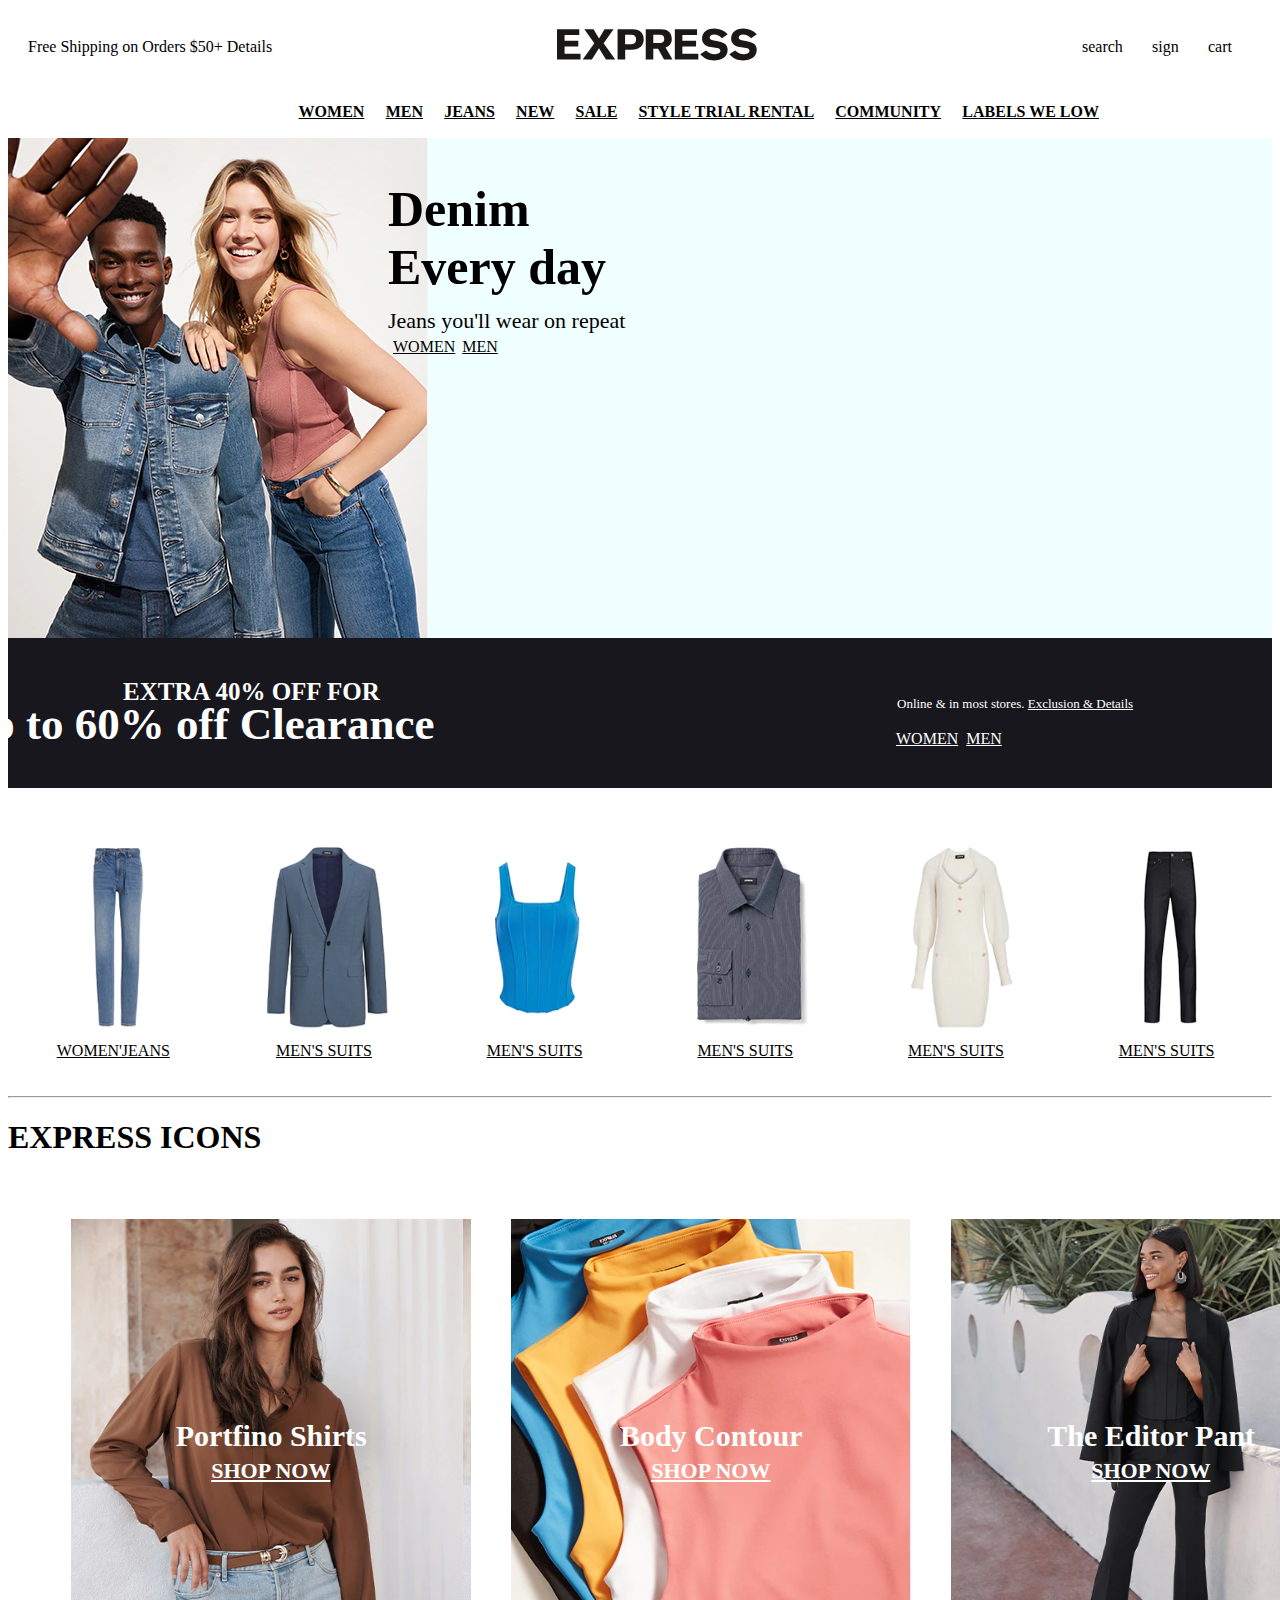
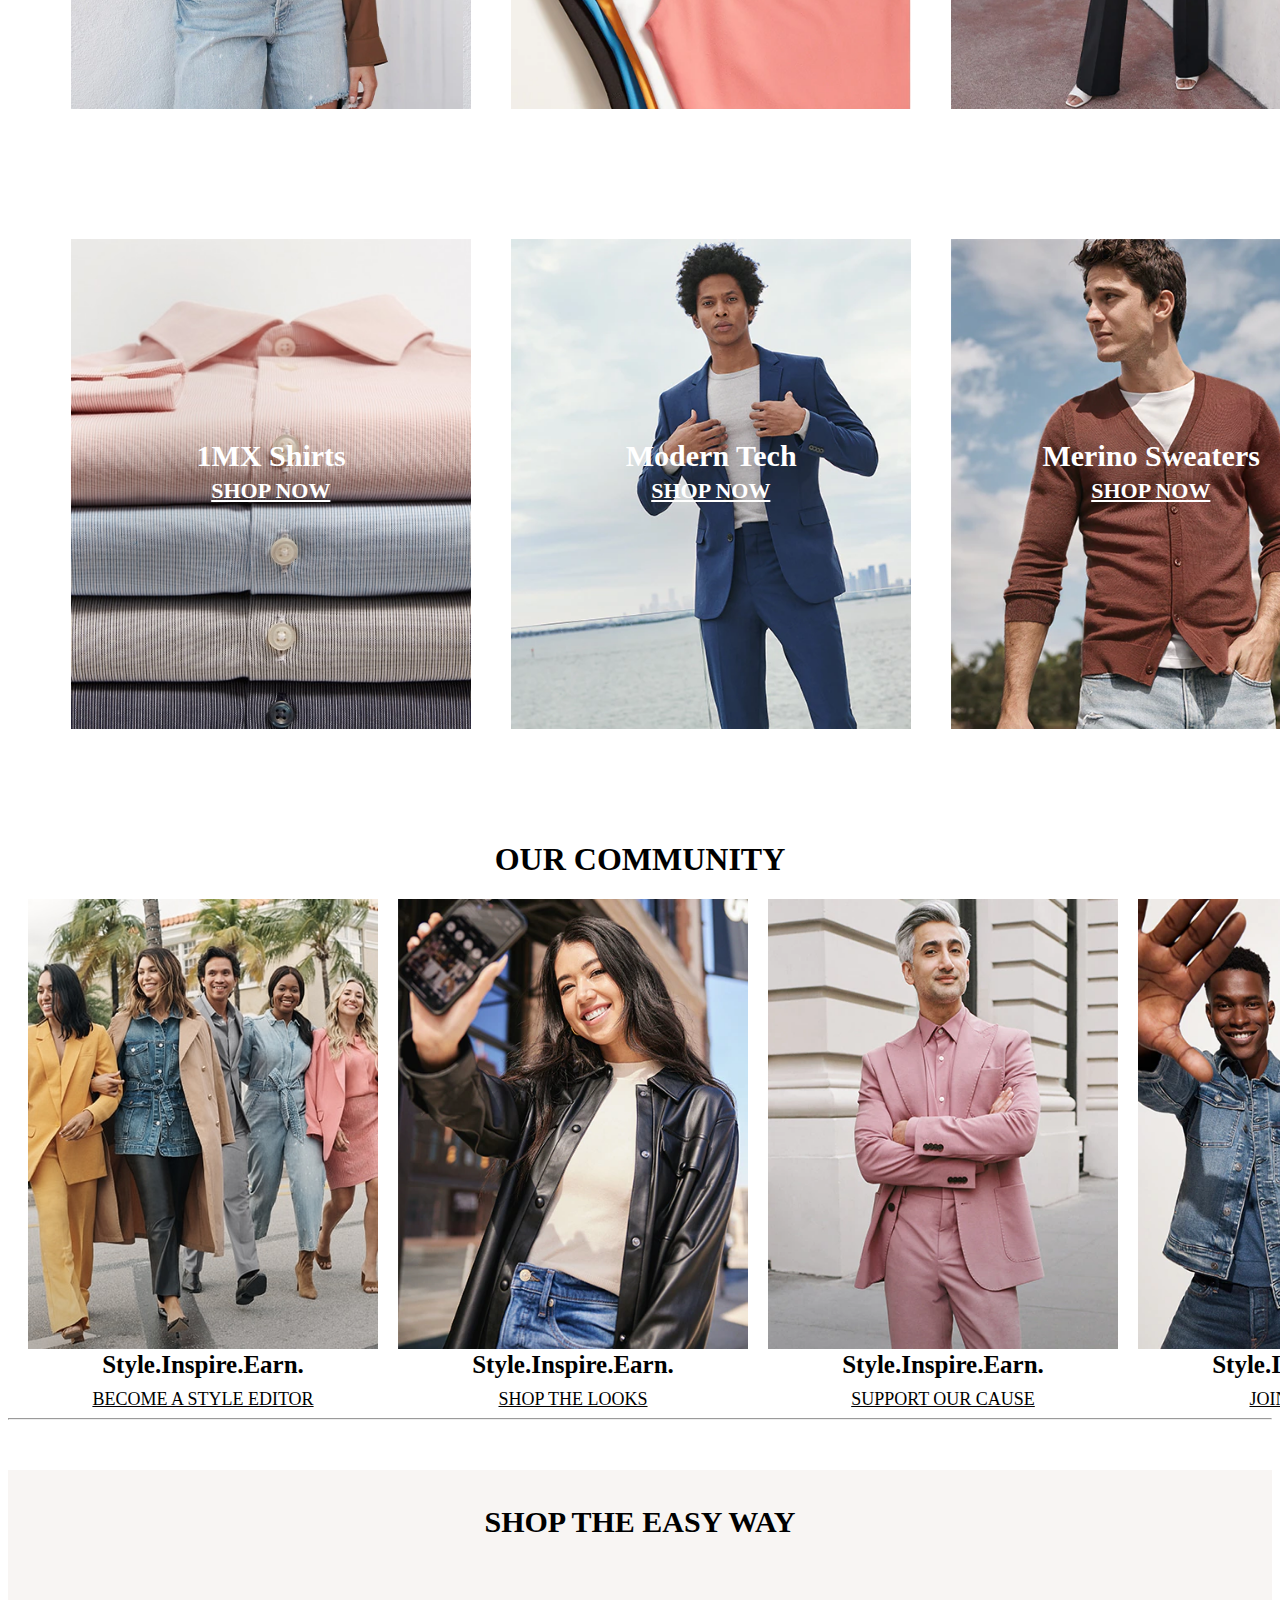
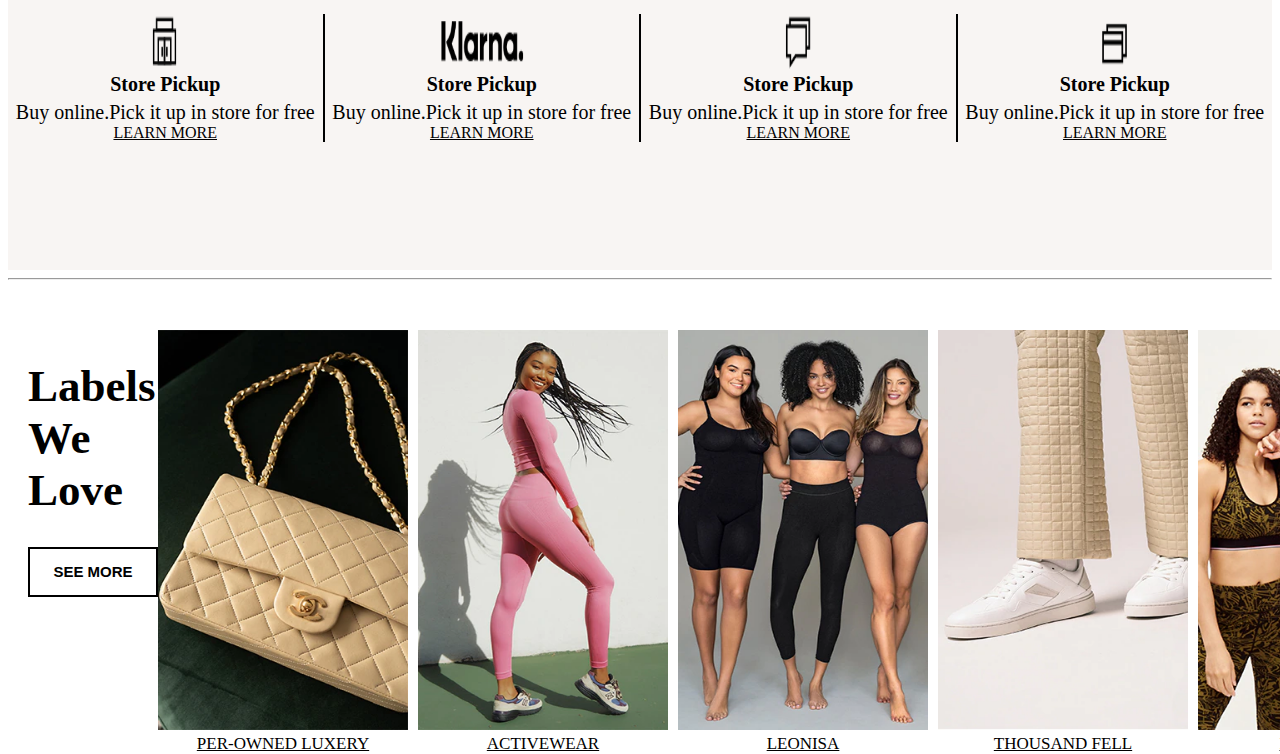
<file: express/index.html>
<!DOCTYPE html>
<html lang="en">
<head>
    <link rel="stylesheet" href="index.css">
    <meta charset="UTF-8">
    <meta http-equiv="X-UA-Compatible" content="IE=edge">
    <meta name="viewport" content="width=device-width, initial-scale=1.0">
    <title>Document</title>
   
</head>
<body>
    <nav>
    
           <div>
            <p>Free Shipping on Orders $50+ Details</p>
            </div>  
            <div>
        
            <img src="express-logo.svg" alt="">
        </div>
       <ul>
            <li>search</li>
            <li>sign</li>
            <li>cart</li>
        </ul>
        </nav>
        <div class="menu">
            <div>
            <a href="#">WOMEN</a>
            <a href="#">MEN</a>
            <a href="#">JEANS</a>
            <a href="#">NEW</a>
            <a href="#">SALE</a>
            <a href="#">STYLE TRIAL RENTAL</a>
            <a href="#">COMMUNITY</a>
            <a href="#">LABELS WE LOW</a>
        </div>
        </div>
        <div class="video">
          <h2>Denim Every day</h2>
          <p>Jeans you'll wear on repeat</p>
          <div>
            <a href="#">WOMEN</a>
          <a href="#">MEN</a>
          
        </div>

        </div>
        <div class="extra">
            <h3>EXTRA 40% OFF FOR</h3>
            <H2>Up to 60% off Clearance</H2>
            <div>
                <p>Online & in most stores. <a href="#">Exclusion & Details</a></p>
                <a href="#">WOMEN</a>
              <a href="#">MEN</a>
              
            </div>
        </div>
        <div class="cloths">
            <div class="first">
            <img src="1228-DIGITAL-20769-hp_03.webp" alt="">
            <a href="#">WOMEN'JEANS</a>
        </div>
           <div class="first"> <img src="1228-DIGITAL-20769-hp_03-02.webp" alt="">

            <a href="#">MEN'S SUITS</a></div>
             <div class="first">
                <img src="1228-DIGITAL-20769-hp_03-03.webp" alt="">

                <a href="#">MEN'S SUITS</a>
             </div>
             <div class="first">
                <img src="1228-DIGITAL-20769-hp_03-04.webp" alt="">

                <a href="#">MEN'S SUITS</a>
             </div>
             <div class="first">
                <img src="1228-DIGITAL-20769-hp_03-05.webp" alt="">

                <a href="#">MEN'S SUITS</a>
             </div>
             <div class="first">
                <img src="1228-DIGITAL-20769-hp_03-06.webp" alt="">

                <a href="#">MEN'S SUITS</a>
             </div>
        </div>
        <hr>
        <div class="ex"> 
            <h1>EXPRESS ICONS</h1>
        </div>
        <div class="grid">
            
            
        
            <div class="grid1"> <p>Portfino Shirts</p>
            <div><a href="#">SHOP NOW</a></div></div>
            <div class="grid2"><p> Body Contour</p>
                <div><a href="#">SHOP NOW</a></div></div>
            <div class="grid3"><p> The Editor Pant </p>
                <div><a href="#">SHOP NOW</a></div></div>
            <div class="grid4"><p> 1MX Shirts </p>
                <div><a href="#">SHOP NOW</a></div></div>
            <div class="grid5"><p> Modern Tech </p>
                <div><a href="#">SHOP NOW</a></div></div>
            <div class="grid6"><p>Merino Sweaters </p>
                <div><a href="#">SHOP NOW</a></div></div>

        </div>
        <div class="our_main">
            <div class="our"><h1>OUR COMMUNITY</h1></div>
            <div class="our_main1">
            <div class="our1">
                <img src="0102-wlp_39.jpg" alt="">
                <h3>Style.Inspire.Earn.</h3>
                <div>
                <a href="#">BECOME A STYLE EDITOR</a>
            </div>
            </div>
            <div class="our">
                <img src="0102-wlp_39-13.webp" alt="">
                <h3>Style.Inspire.Earn.</h3>
                <div>
                <a href="#">SHOP THE LOOKS</a>
            </div>
            </div>
            <div class="our3">
                <img src="0102-wlp_39-14.webp" alt="">
                <h3>Style.Inspire.Earn.</h3>
                <div>
                <a href="#">SUPPORT OUR CAUSE</a>
            </div>
            </div>
            <div class="our4">
                <img src="0102-wlp_39-15.webp" alt="">
                <h3>Style.Inspire.Earn.</h3>
                <div>
                <a href="#">JOIN FOR FREE</a>
            </div>
            </div>
        </div>
        </div>
        <hr>
        <div class="the">
            <div class="easy"><h2>SHOP THE EASY WAY</h2></div>
            <div class="way">
                <div>
                    <img src="bopis-dt.png" alt="">
                    <p>Store Pickup</p>
                 <div> <span>Buy online.Pick it up in store for free</span>
                    <br>
                    <a href="#">LEARN MORE</a></div>
                </div>
                <div class="k">
                    <img src="klarna-dt.webp" alt="">
                    <p>Store Pickup</p>
                   <div> <span>Buy online.Pick it up in store for free</span>
                    <br>
                    <a href="#">LEARN MORE</a></div>
                </div>
                <div class="chat">
                    <img src="chat-dt.png" alt="">
                    <p>Store Pickup</p>
                    <div> <span>Buy online.Pick it up in store for free</span>
                        <br>
                        <a href="#">LEARN MORE</a></div>
                </div>
                <div>
                    <img src="cc-dt.png" alt="">
                    <p>Store Pickup</p>
                   <div> <span>Buy online.Pick it up in store for free</span>
                    <br>
                    <a href="#">LEARN MORE</a></div>
                </div>
            </div>
        </div>
        <hr>
        <div class="we">
            <div class="we1">
                <h1>Labels We Love</h1>
                <button>SEE MORE</button>
            </div>
            <div class="we2">
                <img src="1228-DIGITAL-20769-hp_26.webp" alt="">
                <div>
                   <a href="#">PER-OWNED LUXERY</a>
                </div>
            </div>
            <div class="we3">
                <img src="1228-DIGITAL-20769-hp_26-08.webp" alt="">
                <div>
                   <a href="#">ACTIVEWEAR</a>
                </div>
            </div>
            <div class="we4">
                <img src="lwl-2-dt.webp" alt="">
                <div>
                   <a href="#">LEONISA</a>
                </div>
            </div>
            <div class="we5">
                <img src="1118-hp-dt_22.webp" alt="">
                <div>
                   <a href="#">THOUSAND FELL</a>
                </div>
            </div>
            <div class="we6">
                <img src="1228-DIGITAL-20769-hp_26-11.webp" alt="">
                <div>
                   <a href="#">FOURLAPS</a>
                </div>
            </div>

        </div>
</body>
</html>
</file>
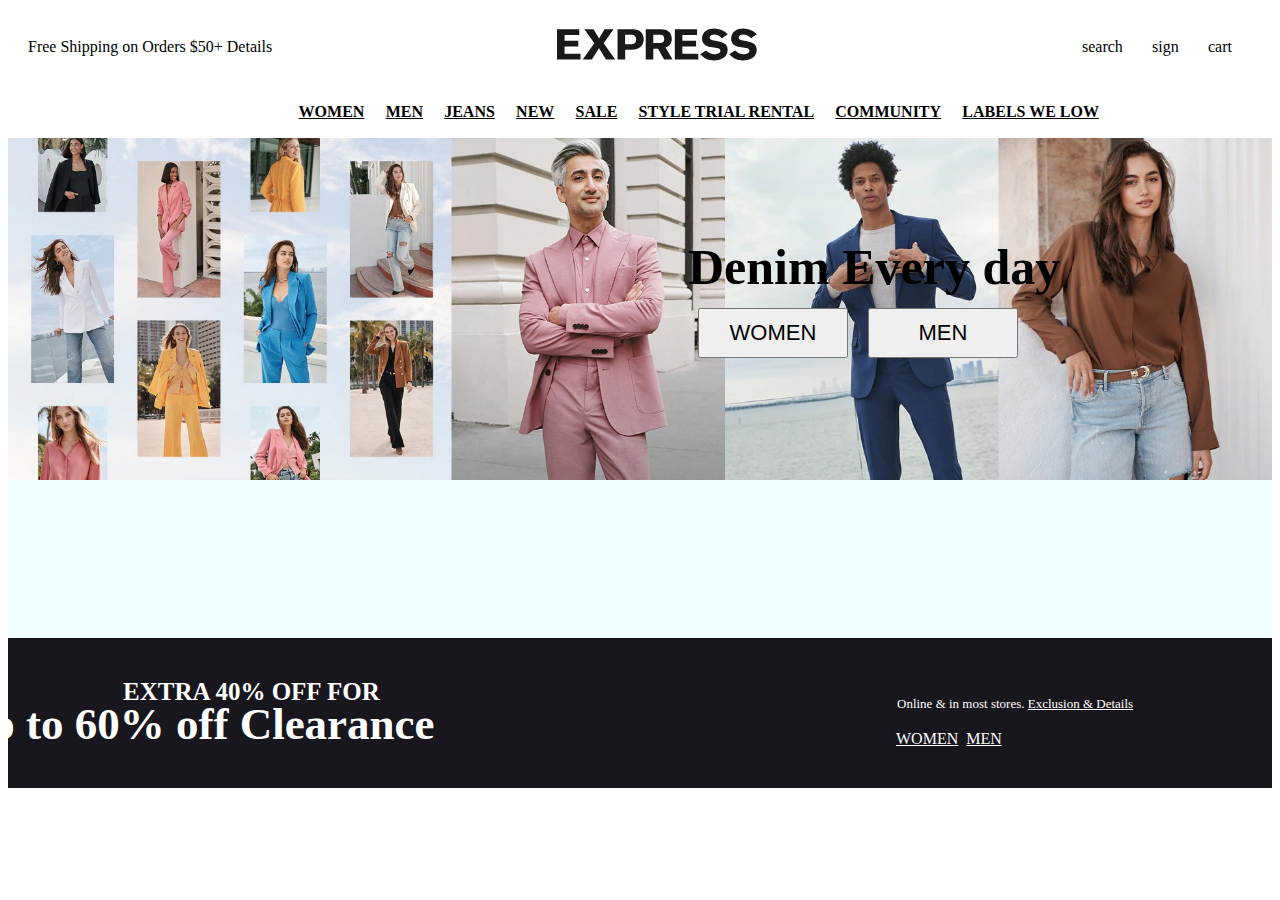
<file: express/jeans.html>
<!DOCTYPE html>
<html lang="en">
<head>
    <meta charset="UTF-8">
    <meta http-equiv="X-UA-Compatible" content="IE=edge">
    <meta name="viewport" content="width=device-width, initial-scale=1.0">
    <title>Document</title>
    <link rel="stylesheet" href="jeans.css">
</head>
<body>
    <nav>
    
        <div>
         <p>Free Shipping on Orders $50+ Details</p>
         </div>  
         <div>
     
         <img src="express-logo.svg" alt="">
     </div>
    <ul>
         <li>search</li>
         <li>sign</li>
         <li>cart</li>
     </ul>
     </nav>
     <div class="menu">
         <div>
         <a href="#">WOMEN</a>
         <a href="#">MEN</a>
         <a href="#">JEANS</a>
         <a href="#">NEW</a>
         <a href="#">SALE</a>
         <a href="#">STYLE TRIAL RENTAL</a>
         <a href="#">COMMUNITY</a>
         <a href="#">LABELS WE LOW</a>
     </div>
     </div>
     <div class="video">
       <h2>Denim Every day</h2>
       <div class="button">
       <div><button>WOMEN</button>
        </div>
        <div><button>MEN</button></div>
    </div>

     </div>
     <div class="extra">
         <h3>EXTRA 40% OFF FOR</h3>
         <H2>Up to 60% off Clearance</H2>
         <div>
             <p>Online & in most stores. <a href="#">Exclusion & Details</a></p>
             <a href="#">WOMEN</a>
           <a href="#">MEN</a>
           
         </div>
     </div>
</body>
</html>
</file>
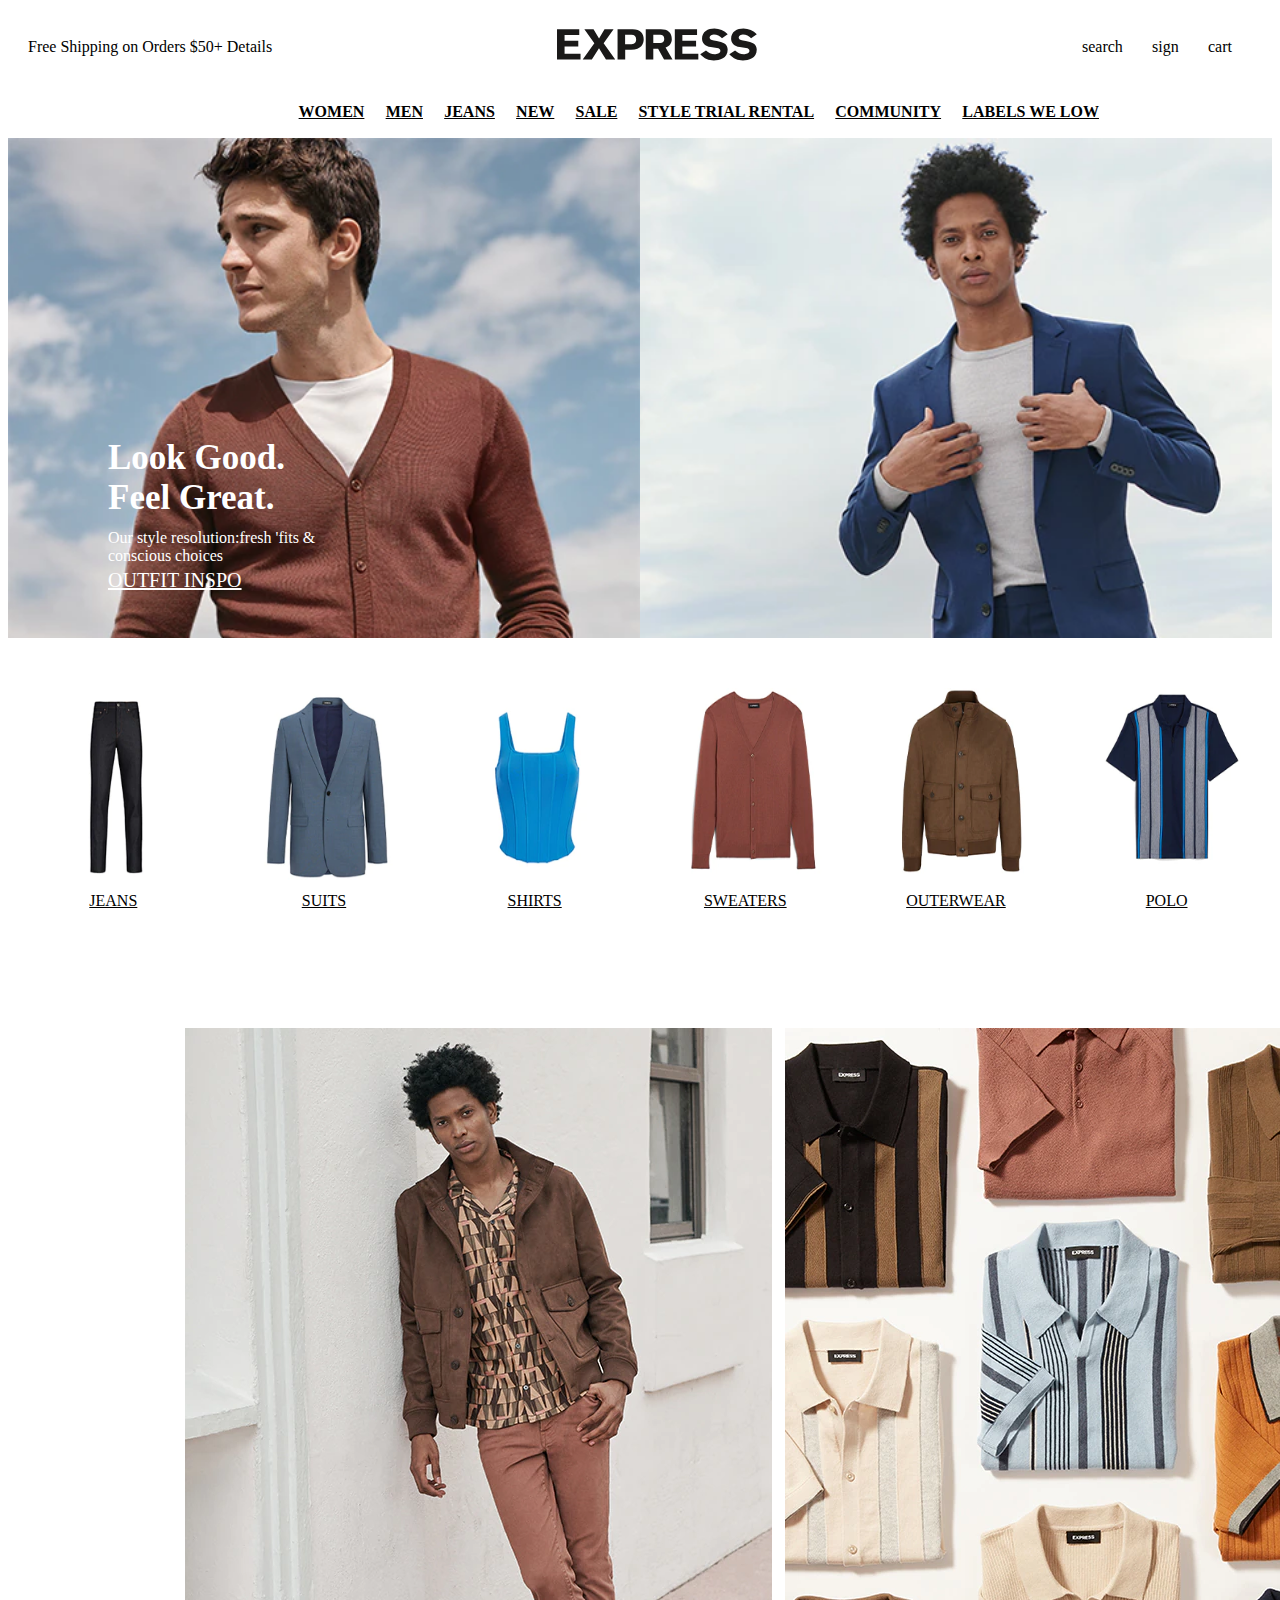
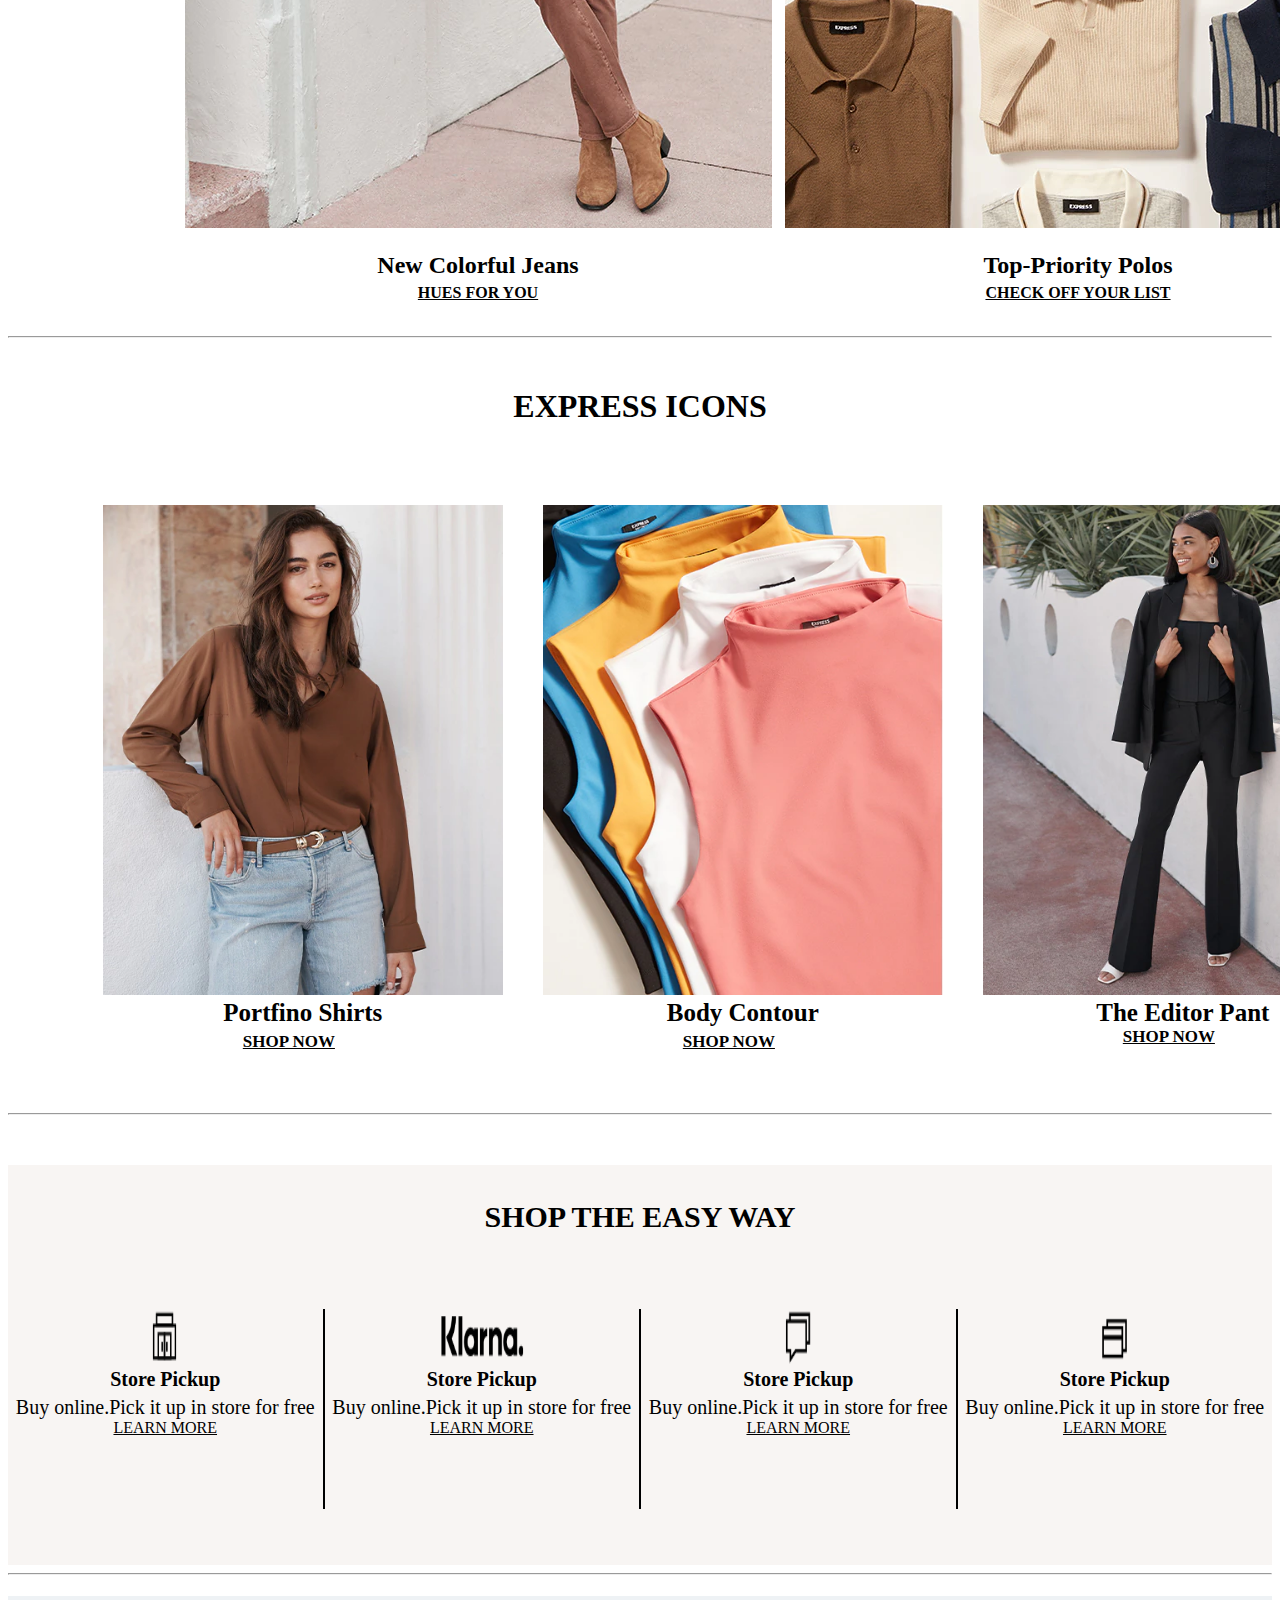
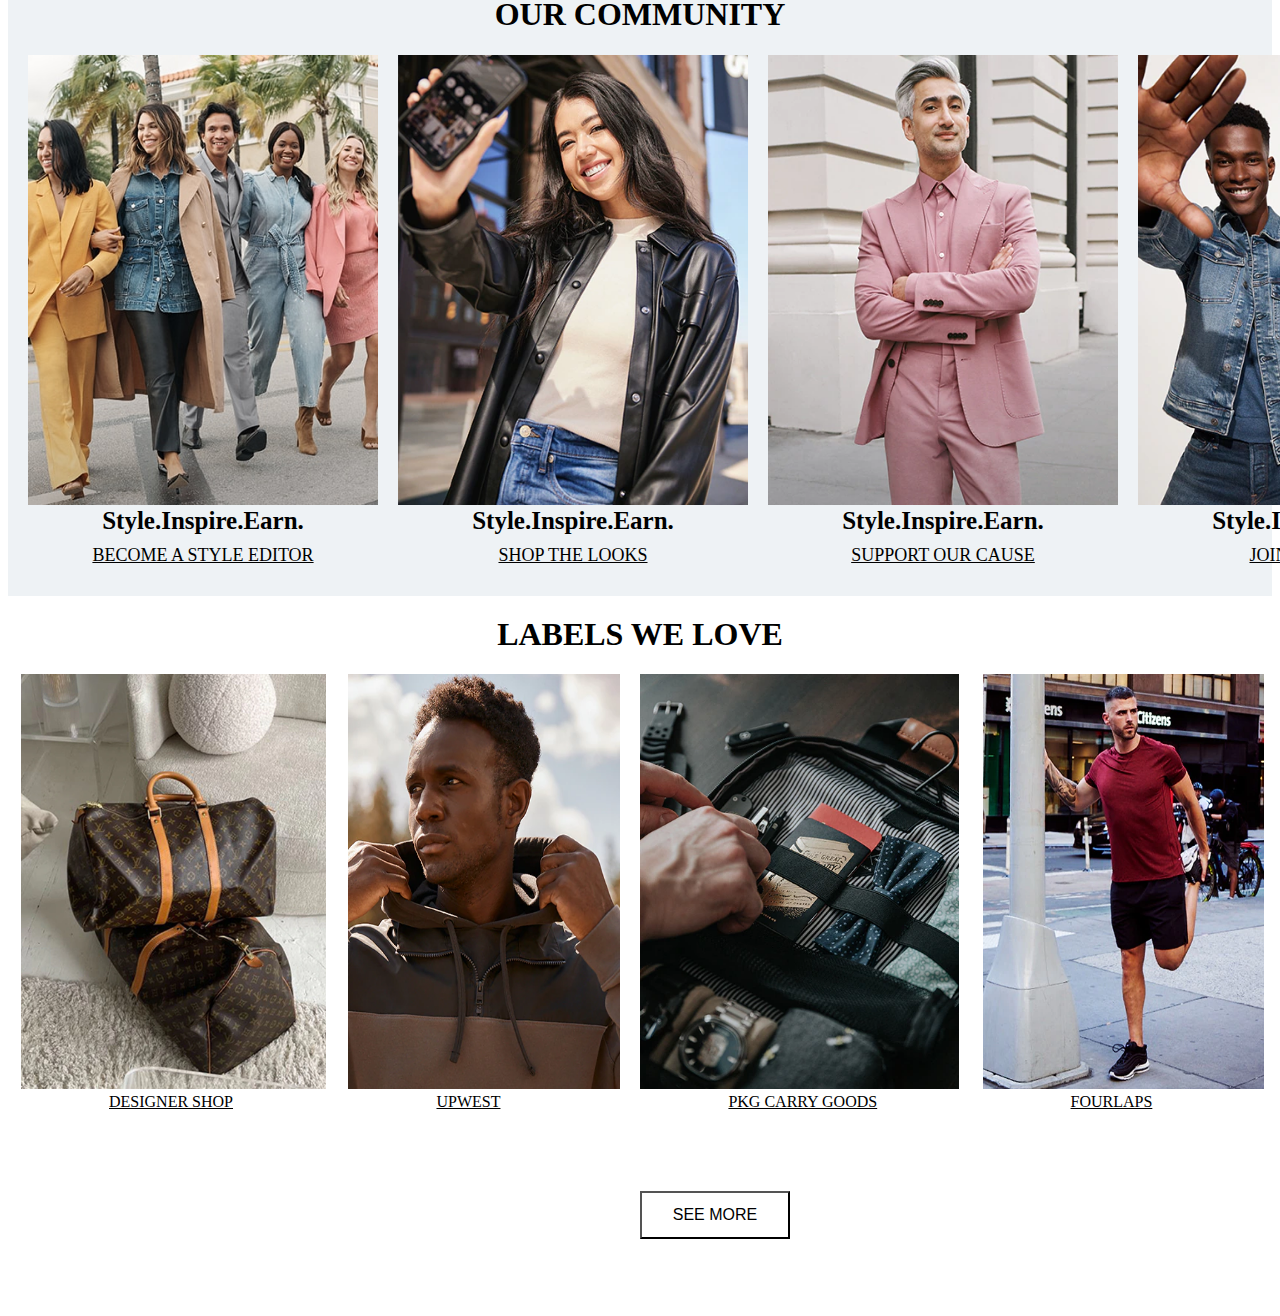
<file: express/men.html>
<!DOCTYPE html>
<html lang="en">
<head>
    <meta charset="UTF-8">
    <meta http-equiv="X-UA-Compatible" content="IE=edge">
    <meta name="viewport" content="width=device-width, initial-scale=1.0">
    <title>Document</title>
    <link rel="stylesheet" href="men.css">
</head>
<body>
    <nav>
    
        <div>
         <p>Free Shipping on Orders $50+ Details</p>
         </div>  
         <div>
     
         <img src="express-logo.svg" alt="">
     </div>
    <ul>
         <li>search</li>
         <li>sign</li>
         <li>cart</li>
     </ul>
     </nav>
     <div class="menu">
         <div>
         <a href="#">WOMEN</a>
         <a href="#">MEN</a>
         <a href="#">JEANS</a>
         <a href="#">NEW</a>
         <a href="#">SALE</a>
         <a href="#">STYLE TRIAL RENTAL</a>
         <a href="#">COMMUNITY</a>
         <a href="#">LABELS WE LOW</a>
     </div>
     </div>
     <div class="video">
       <div class="v1">
        <h2>Look Good.
        Feel Great.</h2>
        <p>Our style resolution:fresh 'fits & conscious choices</p>
        <div><a href="#">OUTFIT INSPO</a></div>

       </div>
       <div class="m1"></div>
       
     </div>

     </div>
     <div class="cloths">
        <div class="first">
        <img src="1228-DIGITAL-20769-hp_03-06.webp" alt="">
        <a href="#">JEANS</a>
    </div>
       <div class="first"> <img src="1228-DIGITAL-20769-hp_03-02.webp" alt="">

        <a href="#">SUITS</a></div>
         <div class="first">
            <img src="1228-DIGITAL-20769-hp_03-03.webp" alt="">

            <a href="#">SHIRTS</a>
         </div>
         <div class="first">
            <img src="swat.webp" alt="">

            <a href="#">SWEATERS</a>
         </div>
         <div class="first">
            <img src="outer.webp" alt="">

            <a href="#">OUTERWEAR</a>
         </div>
         <div class="first">
            <img src="polo.webp" alt="">

            <a href="#">POLO</a>
         </div>
    </div>
    <div class="every">
        <div class="day">
            <img src="jeans-dt.webp" alt="">
            <h2>New Colorful Jeans</h2>
            <div> <a href="#">HUES FOR YOU</a></div>
        </div>
        <div class="wa">
            <img src="sweater-polo-dt.webp" alt="">
            <h2>Top-Priority Polos</h2>
            <div> <a href="#">CHECK OFF YOUR LIST</a></div>
        </div>
        </div>
    </div>
    <hr>
    <div class="ex"> 
        <h1>EXPRESS ICONS</h1>
    </div>
    <div class="grid">
        
        
    
        <div class="grid1"> 
            <img src="0102-new-dt_03.webp" alt="">
            <p>Portfino Shirts</p>
        <div><a href="#">SHOP NOW</a></div></div>
        <div class="grid2">
            <img src="0102-new-dt_03-02.webp" alt="">
            <p> Body Contour</p>
            <div><a href="#">SHOP NOW</a></div></div>
        <div class="grid3">
            <img src="0102-new-dt_03-03.webp" alt="">
            <p> The Editor Pant </p>
            <div><a href="#">SHOP NOW</a></div></div>
    </div>
    <hr>
    <div class="the">
        <div class="easy"><h2>SHOP THE EASY WAY</h2></div>
        <div class="way">
            <div>
                <img src="bopis-dt.png" alt="">
                <p>Store Pickup</p>
             <div> <span>Buy online.Pick it up in store for free</span>
                <br>
                <a href="#">LEARN MORE</a></div>
            </div>
            <div class="k">
                <img src="klarna-dt.webp" alt="">
                <p>Store Pickup</p>
               <div> <span>Buy online.Pick it up in store for free</span>
                <br>
                <a href="#">LEARN MORE</a></div>
            </div>
            <div class="chat">
                <img src="chat-dt.png" alt="">
                <p>Store Pickup</p>
                <div> <span>Buy online.Pick it up in store for free</span>
                    <br>
                    <a href="#">LEARN MORE</a></div>
            </div>
            <div>
                <img src="cc-dt.png" alt="">
                <p>Store Pickup</p>
               <div> <span>Buy online.Pick it up in store for free</span>
                <br>
                <a href="#">LEARN MORE</a></div>
            </div>
        </div>
    </div>
    <hr>
    <div class="our_main">
        <div class="our"><h1>OUR COMMUNITY</h1></div>
        <div class="our_main1">
        <div class="our1">
            <img src="0102-wlp_39.jpg" alt="">
            <h3>Style.Inspire.Earn.</h3>
            <div>
            <a href="#">BECOME A STYLE EDITOR</a>
        </div>
        </div>
        <div class="our">
            <img src="0102-wlp_39-13.webp" alt="">
            <h3>Style.Inspire.Earn.</h3>
            <div>
            <a href="#">SHOP THE LOOKS</a>
        </div>
        </div>
        <div class="our3">
            <img src="0102-wlp_39-14.webp" alt="">
            <h3>Style.Inspire.Earn.</h3>
            <div>
            <a href="#">SUPPORT OUR CAUSE</a>
        </div>
        </div>
        <div class="our4">
            <img src="0102-wlp_39-15.webp" alt="">
            <h3>Style.Inspire.Earn.</h3>
            <div>
            <a href="#">JOIN FOR FREE</a>
        </div>
        </div>
    </div>
    <div class="label">
        <div class="love"><h1>LABELS WE LOVE</h1></div>
       <div class="we">
        <div class="we1">
            <img src="m-lwl-1-dt.webp" alt="">
            <a href="#">DESIGNER SHOP</a>
        </div>
        <div >
            <img src="lwl-2-dt (1).webp" alt="">
            <a href="#">UPWEST</a>
        </div>
        <div >
            <img src="lwl-3-dt.webp" alt="">
            <a href="#">PKG CARRY GOODS</a>
        </div>
        <div class="neck">
            <img src="lwl-4-dt.webp" alt="">
            <a href="#">FOURLAPS</a>
        </div>
       </div>
       <button>SEE MORE</button>
    </div>
</body>
</html>
</file>
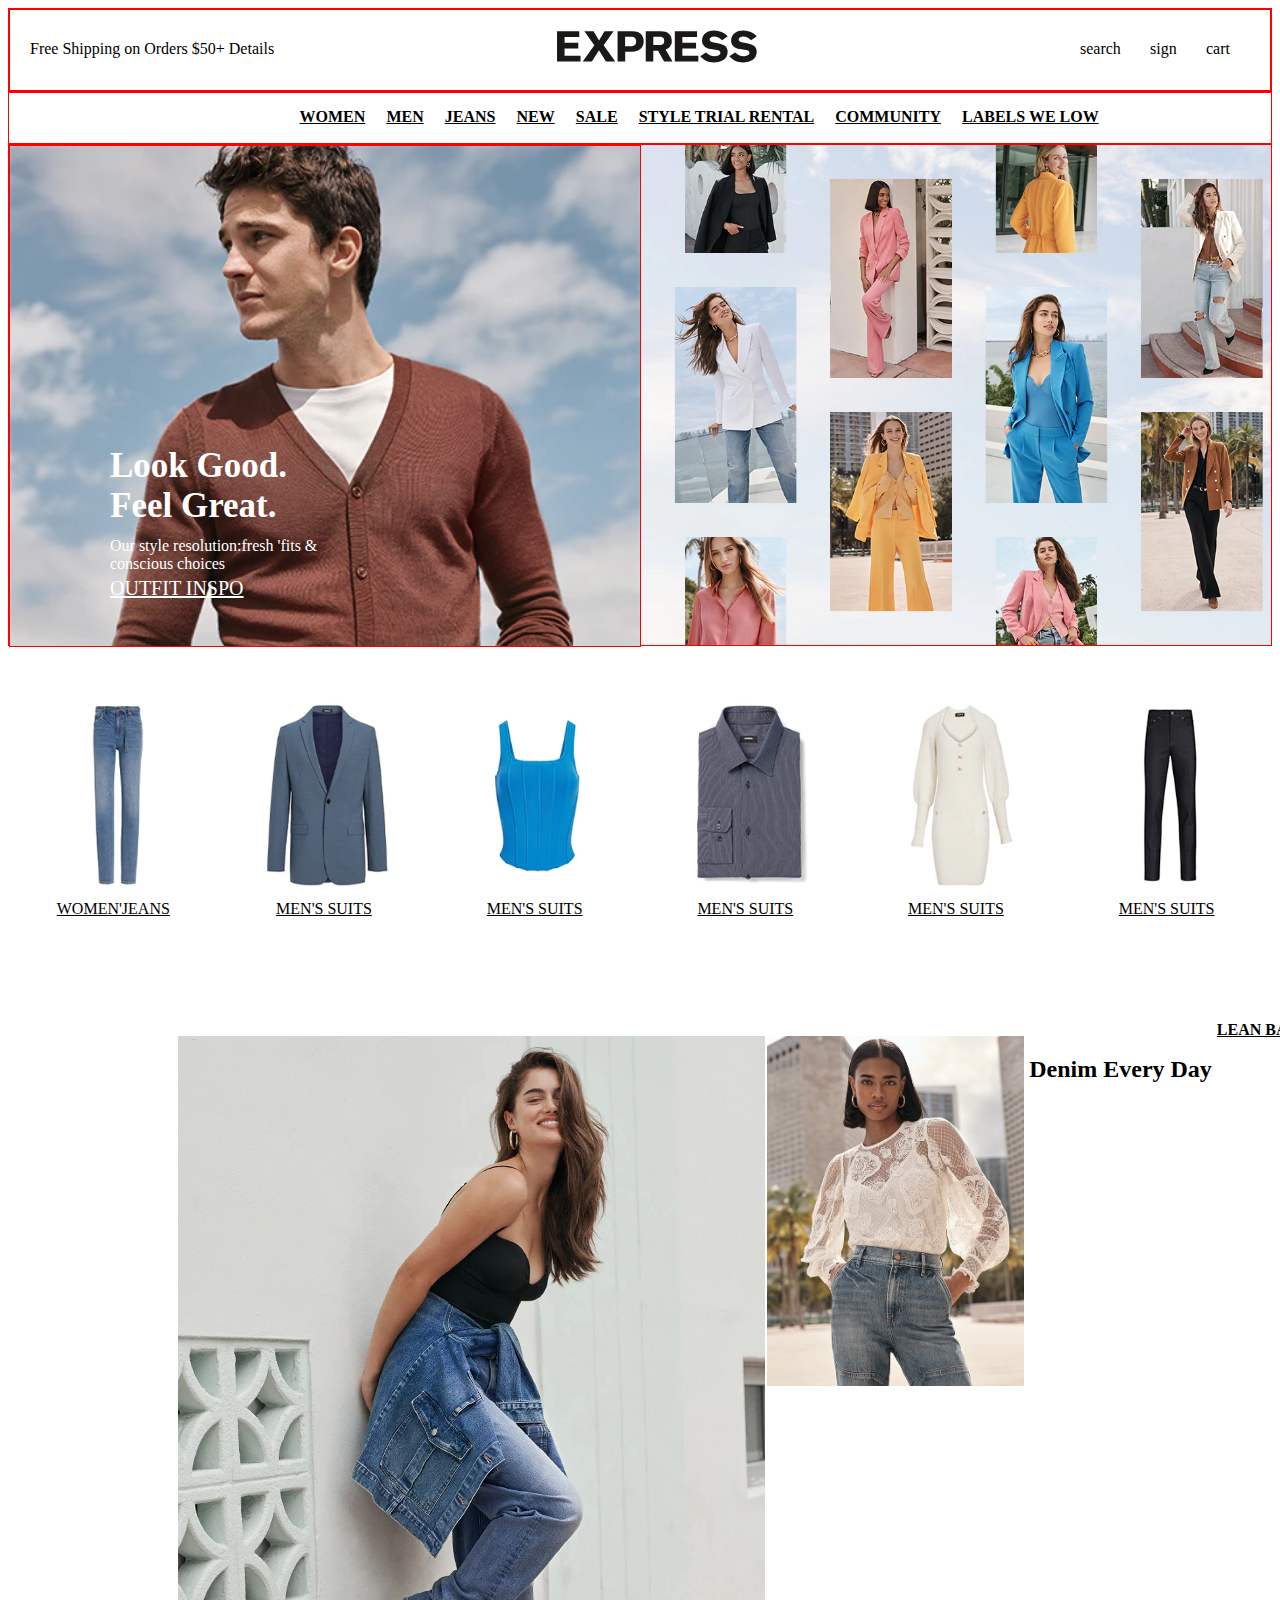
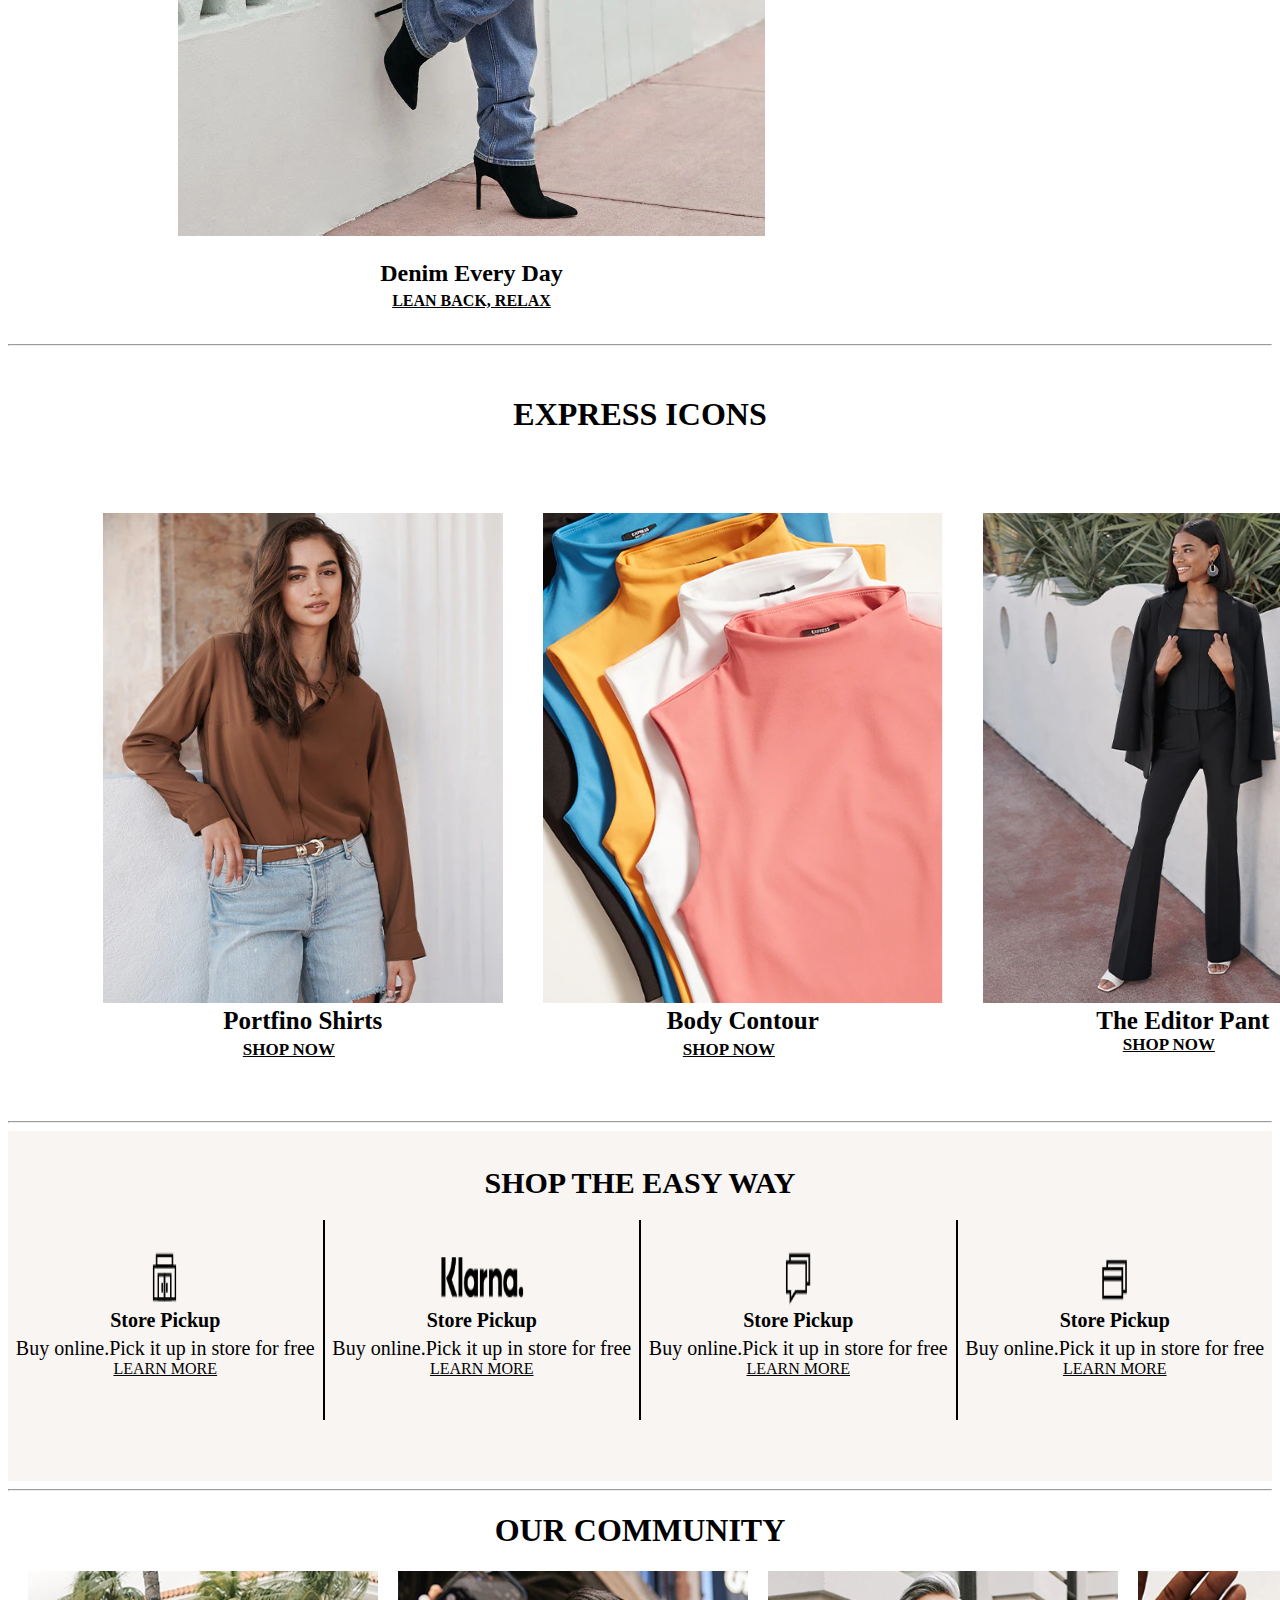
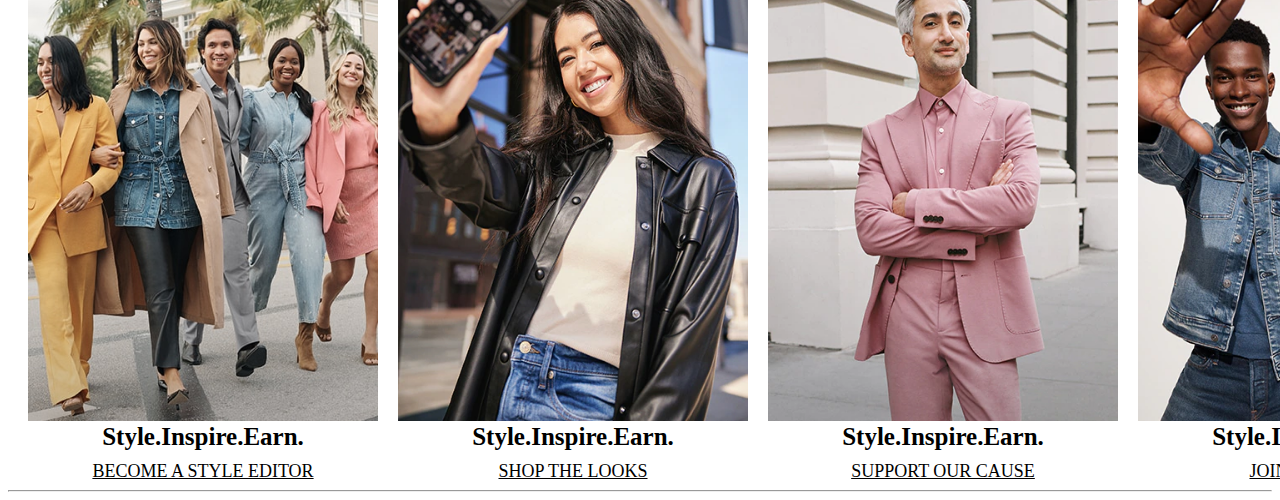
<file: express/women.html>
<!DOCTYPE html>
<html lang="en">
<head>
    <meta charset="UTF-8">
    <meta http-equiv="X-UA-Compatible" content="IE=edge">
    <meta name="viewport" content="width=device-width, initial-scale=1.0">
    <title>Document</title>
    <link rel="stylesheet" href="women.css">
</head>
<body>
    <nav>
    
        <div>
         <p>Free Shipping on Orders $50+ Details</p>
         </div>  
         <div>
     
         <img src="express-logo.svg" alt="">
     </div>
    <ul>
         <li>search</li>
         <li>sign</li>
         <li>cart</li>
     </ul>
     </nav>
     <div class="menu">
         <div>
         <a href="#">WOMEN</a>
         <a href="#">MEN</a>
         <a href="#">JEANS</a>
         <a href="#">NEW</a>
         <a href="#">SALE</a>
         <a href="#">STYLE TRIAL RENTAL</a>
         <a href="#">COMMUNITY</a>
         <a href="#">LABELS WE LOW</a>
     </div>
     </div>
     <div class="video">
       <div class="v1">
        <h2>Look Good.
        Feel Great.</h2>
        <p>Our style resolution:fresh 'fits & conscious choices</p>
        <div><a href="#">OUTFIT INSPO</a></div>

       </div>
       <div class="m1"></div>
       
     </div>

     </div>
     <div class="cloths">
        <div class="first">
        <img src="1228-DIGITAL-20769-hp_03.webp" alt="">
        <a href="#">WOMEN'JEANS</a>
    </div>
       <div class="first"> <img src="1228-DIGITAL-20769-hp_03-02.webp" alt="">

        <a href="#">MEN'S SUITS</a></div>
         <div class="first">
            <img src="1228-DIGITAL-20769-hp_03-03.webp" alt="">

            <a href="#">MEN'S SUITS</a>
         </div>
         <div class="first">
            <img src="1228-DIGITAL-20769-hp_03-04.webp" alt="">

            <a href="#">MEN'S SUITS</a>
         </div>
         <div class="first">
            <img src="1228-DIGITAL-20769-hp_03-05.webp" alt="">

            <a href="#">MEN'S SUITS</a>
         </div>
         <div class="first">
            <img src="1228-DIGITAL-20769-hp_03-06.webp" alt="">

            <a href="#">MEN'S SUITS</a>
         </div>
    </div>
    <div class="every">
        <div class="day">
            <img src="0102-wlp_22.webp" alt="">
            <h2>Denim Every Day</h2>
            <div> <a href="#">LEAN BACK, RELAX</a></div>
        </div>
        <div class="way">
            <img src="0102-wlp_22-08.jpg" alt="">
            <h2>Denim Every Day</h2>
            <div> <a href="#">LEAN BACK, RELAX</a></div>
        </div>
        </div>
    </div>
    <hr>
    <div class="ex"> 
        <h1>EXPRESS ICONS</h1>
    </div>
    <div class="grid">
        
        
    
        <div class="grid1"> 
            <img src="0102-new-dt_03.webp" alt="">
            <p>Portfino Shirts</p>
        <div><a href="#">SHOP NOW</a></div></div>
        <div class="grid2">
            <img src="0102-new-dt_03-02.webp" alt="">
            <p> Body Contour</p>
            <div><a href="#">SHOP NOW</a></div></div>
        <div class="grid3">
            <img src="0102-new-dt_03-03.webp" alt="">
            <p> The Editor Pant </p>
            <div><a href="#">SHOP NOW</a></div></div>
    </div>
    <hr>
    <div class="the">
        <div class="easy"><h2>SHOP THE EASY WAY</h2></div>
        <div class="way">
            <div>
                <img src="bopis-dt.png" alt="">
                <p>Store Pickup</p>
             <div> <span>Buy online.Pick it up in store for free</span>
                <br>
                <a href="#">LEARN MORE</a></div>
            </div>
            <div class="k">
                <img src="klarna-dt.webp" alt="">
                <p>Store Pickup</p>
               <div> <span>Buy online.Pick it up in store for free</span>
                <br>
                <a href="#">LEARN MORE</a></div>
            </div>
            <div class="chat">
                <img src="chat-dt.png" alt="">
                <p>Store Pickup</p>
                <div> <span>Buy online.Pick it up in store for free</span>
                    <br>
                    <a href="#">LEARN MORE</a></div>
            </div>
            <div>
                <img src="cc-dt.png" alt="">
                <p>Store Pickup</p>
               <div> <span>Buy online.Pick it up in store for free</span>
                <br>
                <a href="#">LEARN MORE</a></div>
            </div>
        </div>
    </div>
    <hr>
    <div class="our_main">
        <div class="our"><h1>OUR COMMUNITY</h1></div>
        <div class="our_main1">
        <div class="our1">
            <img src="0102-wlp_39.jpg" alt="">
            <h3>Style.Inspire.Earn.</h3>
            <div>
            <a href="#">BECOME A STYLE EDITOR</a>
        </div>
        </div>
        <div class="our">
            <img src="0102-wlp_39-13.webp" alt="">
            <h3>Style.Inspire.Earn.</h3>
            <div>
            <a href="#">SHOP THE LOOKS</a>
        </div>
        </div>
        <div class="our3">
            <img src="0102-wlp_39-14.webp" alt="">
            <h3>Style.Inspire.Earn.</h3>
            <div>
            <a href="#">SUPPORT OUR CAUSE</a>
        </div>
        </div>
        <div class="our4">
            <img src="0102-wlp_39-15.webp" alt="">
            <h3>Style.Inspire.Earn.</h3>
            <div>
            <a href="#">JOIN FOR FREE</a>
        </div>
        </div>
    </div>
    </div>
    <hr>
</body>
</html>
</file>
<file: express/index.css>
nav{
    height: 90%;
    height: 80px;
    /* border: 2px solid red; */
    display: flex;
    justify-content: space-between;
    

}
nav>div>p{
   margin-top: 30px;
    margin-left: 20px;
}
nav>ul{
    display: flex;
    justify-content: space-between;
    /* border: 2px solid red; */
    width: 150px;
    margin-top: 30px; 
    margin-right: 40px;  
    list-style: none;
}
nav>div>img{
    /* border: 1px solid red; */
    width: 200px;
    margin-top: 20px;
    
}
.menu{
    height: 50px;
    display: flex;
    /* border: 1px solid red; */
}
.menu>div{
    width: 65%;
    
    /* border: 1px solid red; */
    text-align: center;
    display: flex;
    justify-content: space-around;
    margin-top: 15px;
    margin-left: 280px;

}
.menu>div>a{
    color: black;
    font-weight: 600;
}
.video{
   /* border: 1px solid red; */
   height: 500px;
   display: flex;
   /* justify-content: space-between; */
   background-color: azure;
   background-image: url(0102-wlp_39-15.webp);
   background-repeat: no-repeat;

}
.video>h2{
    margin-left: 380px;
    font-size: 50px;
    width:250px;
}
.video>p{
    margin-left: -250px;
    font-size: 22px;
    width:250px;
    margin-top: 170px;
}
.video>div{
    margin-top: 200px;
    margin-left: -248px;
    /* border: 1px solid red; */
    height: fit-content;
    width: 150px;
    
    

}
.video>div>a{
 
    margin-left: 3px;
    color: black;
}
.extra{
    /* border: 1px solid red; */
    height: 150px;
    display: flex;
    justify-content: space-between;
    background-image: url(0708-22-clearance-blk-dt_02-v2.png);

}
.extra>h3{
    margin-top: 40px;
    margin-left: 115px;
    font-size: 25px;
    color: white;
}
.extra>h2{
    margin-top: 60px;
    margin-left: -880px;
    font-size: 45px;
    /* border: 1px solid red; */
    height: fit-content;
    color: white;
}
.extra>div{
    /* border: 1px solid red; */
    margin-right: 80px;
    height: 80px;
    width: 300px;
    margin-top: 40px;
}
.extra>div>a{
margin-left: 4px;
color: black;
text-align: left;
color: white;
}
.extra>div>p{
    margin-left: 5px;
    font-size: 13px;
   padding: 5px 25px 5px 0px;
    color: white;
}
.extra>div>p>a{
  
    color: white;
}
.cloths{
    display: flex;
    /* border: 1px solid red; */
    height: 300px;
}
.first{
    width:190px;
    /* border: 1px solid red; */
    height: 350px;
    text-align: center;
    margin: auto;
}
.first>img{
    width:200px;
    height: 200px;
    /* border: 1px solid red; */
    margin-top: 50px;
 
}
.first>a{
    /* border: 1px solid red; */
    width: 50px;
    margin-top: 30px;
    color: black;
    
}
.ex{
    align-items: center;
    height: 100px;
}
.grid{
    width: 90%;
    display: grid;
    grid-template-columns: repeat(3,1fr);
    gap: 40px;
    margin: auto;
    height: 1200px;
    /* border: 1px solid red; */
}

.grid1{
       background-image: url(0102-new-dt_03.webp);
       background-size: 98%;
    /* margin-top: 150px; */
    width: 400px;
    height: 490px;
    /* border: 1px solid red; */
}
.grid1>p{
  font-size: 30px;
  color: white;
  font-weight: 600;
  text-align: center;
  margin-top: 200px;
 /* border: 1px solid red; */
}
.grid1>div{
    font-size: 22px;
   
    font-weight: 600;
    margin-left: 35%;
    /* border: 1px solid red; */
    width: 200px;
    margin-top: -25px;


   /* border: 1px solid red; */
  }
  .grid1>div>a{
    color: white;
  }
.grid2{
    width: 400px;
    height: 490px;
    /* border: 1px solid red; */
    background-image: url(0102-new-dt_03-02.webp);
    background-size: cover;
}
.grid2>p{
    font-size: 30px;
    color: white;
    font-weight: 600;
    text-align: center;
    margin-top: 200px;
   /* border: 1px solid red; */
  }
  .grid2>div{
      font-size: 22px;
     
      font-weight: 600;
      margin-left: 35%;
      /* border: 1px solid red; */
      width: 200px;
      margin-top: -25px;
  
  
     /* border: 1px solid red; */
    }
    .grid2>div>a{
      color: white;
    }
.grid3{
    width: 400px;
    height: 490px;
    /* border: 1px solid red; */
    background-image: url(0102-new-dt_03-03.webp);
    background-size: cover;
}
.grid3>p{
    font-size: 30px;
    color: white;
    font-weight: 600;
    text-align: center;
    margin-top: 200px;
   /* border: 1px solid red; */
  }
  .grid3>div{
      font-size: 22px;
     
      font-weight: 600;
      margin-left: 35%;
      /* border: 1px solid red; */
      width: 200px;
      margin-top: -25px;
  
  
     /* border: 1px solid red; */
    }
    .grid3>div>a{
      color: white;
    }
.grid4{
    width: 400px;

    height: 490px;
    /* border: 1px solid red; */
    background-image: url(0102-new-dt_03-04.jpg);
    background-size: cover;
}
.grid4>p{
  font-size: 30px;
  color: white;
  font-weight: 600;
  text-align: center;
  margin-top: 200px;
 /* border: 1px solid red; */
}
.grid4>div{
    font-size: 22px;
   
    font-weight: 600;
    margin-left: 35%;
    /* border: 1px solid red; */
    width: 200px;
    margin-top: -25px;


   /* border: 1px solid red; */
  }
  .grid4>div>a{
    color: white;
  }
.grid5{
    width: 400px;
    height: 490px;
    /* border: 1px solid red; */
    background-image: url(0102-new-dt_03-05.webp);
    background-size: cover;
}
.grid5>p{
    font-size: 30px;
    color: white;
    font-weight: 600;
    text-align: center;
    margin-top: 200px;
   /* border: 1px solid red; */
  }
  .grid5>div{
      font-size: 22px;
     
      font-weight: 600;
      margin-left: 35%;
      /* border: 1px solid red; */
      width: 200px;
      margin-top: -25px;
  
  
     /* border: 1px solid red; */
    }
    .grid5>div>a{
      color: white;
    }
.grid6{
    width: 400px;
    height: 490px;
    /* border: 1px solid red; */
    background-image: url(sweaters-dt.webp);
    background-size: cover;
}
.grid6>p{
    font-size: 30px;
    color: white;
    font-weight: 600;
    text-align: center;
    margin-top: 200px;
   /* border: 1px solid red; */
  }
  .grid6>div{
      font-size: 22px;
     
      font-weight: 600;
      margin-left: 35%;
      /* border: 1px solid red; */
      width: 200px;
      margin-top: -25px;
  
  
     /* border: 1px solid red; */
    }
    .grid6>div>a{
      color: white;
    }
    .our{
        text-align: center;
    }
    .our_main1{
        display: flex;
        /* border: 1px solid red; */
    }
    .our_main1>div{
        margin-left: 20px;
        text-align: center;
    }
    .our_main1>div>img{
        width: 350px;
        height: 450px;
    }
    .our_main1>DIV>h3{
        font-size: 25px;
        /* border: 1px solid red; */
        margin-top: -2px;
    }
    .our_main1>DIV>div{
        font-size: 18px;
        /* border: 1px solid red; */
        margin-top: -15px;
        
    }
    .our_main1>DIV>div>a{
       color: black;
        
    }
    .way{
        display: flex;
        justify-content: space-around;
        width: 100%;
        /* border: 1px solid red; */
        justify-content: space-around;
        margin-left: 0px;
        margin-top: 40px;
      
    }
    .the{
        height: 400px;
        /* border: 1px solid red; */
        background-color: rgb(248, 245, 243);
    }
    .easy{
        margin-top: 50px;
        text-align: center;
        font-size: 20px;
        padding: 10px;
        /* border: 1px solid red; */
    }
    .way>div{
       
        /* border: 1px solid red; */
        width: 500px;
        text-align: center;
        
    }
    .way>div>img{
        /* border-right: 1px solid black; */
        /* border: 1px solid red; */
        margin-top: -30px;
        width: 100%;
        height: 100px;
    }
    .way>div>p{
        font-size: 20px;
        font-weight: 600;
        margin-top: -15px;
    }
    .way>div>div>span{
        font-size: 20px;
        /* font-weight: 600; */
       
    }
    .way>div>div{
        /* border: 1px solid red; */
        margin-top: -15px;
    }
    .way>div>div>a{
        color: black;
    }
.k{
    border-right: 2px solid black;
    border-left: 2px solid black;
}
.chat{
    border-right: 2px solid black;
    /* border-left: 2px solid black; */
}
.we{
    display: flex;
    margin-top: 50px;
}
.we1{
    /* border: 1px solid red; */
    width: 300px;
    height: 400px;
    
}
.we1>h1{
    /* border: 1px solid red; */
    width: 130px;
    font-size: 45px;
    font-weight: 600;
    margin-left: 20px;
}
.we1>button{
    margin-left: 20px;
    border: 2px solid rgb(0, 0, 0);
    width: 130px;
    height: 50px;
    font-size: 15px;
    font-weight: 600;
    background-color: transparent;
}
.we2{
    width: 250px;
    /* border: 1px solid red; */
    height: 400px;
     /* background-image: url(1228-DIGITAL-20769-hp_26.webp); */
}
.we2>img{
    width: 250px;
    height: 400px;

}
.we2>div{
    /* border: 1px solid red; */
    text-align: center;

}
.we2>div>a{
    color: black;
    font-size: 17px;
}
.we3{
    margin-left: 10px;
    width: 250px;
    /* border: 1px solid red; */
    height: 400px;
     /* background-image: url(1228-DIGITAL-20769-hp_26.webp); */
}
.we3>img{
    width: 250px;
    height: 400px;

}
.we3>div{
    /* border: 1px solid red; */
    text-align: center;

}
.we3>div>a{
    color: black;
    font-size: 17px;
}

.we4{
    margin-left: 10px;
    width: 250px;
    /* border: 1px solid red; */
    height: 400px;
     /* background-image: url(1228-DIGITAL-20769-hp_26.webp); */
}
.we4>img{
    width: 250px;
    height: 400px;

}
.we4>div{
    /* border: 1px solid red; */
    text-align: center;

}
.we4>div>a{
    color: black;
    font-size: 17px;
}
.we5{
    margin-left: 10px;
    width: 250px;
    /* border: 1px solid red; */
    height: 400px;
     /* background-image: url(1228-DIGITAL-20769-hp_26.webp); */
}
.we5>img{
    width: 250px;
    height: 400px;

}
.we5>div{
    /* border: 1px solid red; */
    text-align: center;

}
.we5>div>a{
    color: black;
    font-size: 17px;
}
.we6{
    margin-left: 10px;
    width: 250px;
    /* border: 1px solid red; */
    height: 400px;
     /* background-image: url(1228-DIGITAL-20769-hp_26.webp); */
}
.we6>img{
    width: 250px;
    height: 400px;

}
.we6>div{
    /* border: 1px solid red; */
    text-align: center;

}
.we6>div>a{
    color: black;
    font-size: 17px;
}
</file>
<file: express/jeans.css>
nav{
    height: 90%;
    height: 80px;
    /* border: 2px solid red; */
    display: flex;
    justify-content: space-between;
    

}
nav>div>p{
   margin-top: 30px;
    margin-left: 20px;
}
nav>ul{
    display: flex;
    justify-content: space-between;
    /* border: 2px solid red; */
    width: 150px;
    margin-top: 30px; 
    margin-right: 40px;  
    list-style: none;
}
nav>div>img{
    /* border: 1px solid red; */
    width: 200px;
    margin-top: 20px;
    
}
.menu{
    height: 50px;
    display: flex;
    /* border: 1px solid red; */
}
.menu>div{
    width: 65%;
    
    /* border: 1px solid red; */
    text-align: center;
    display: flex;
    justify-content: space-around;
    margin-top: 15px;
    margin-left: 280px;

}
.menu>div>a{
    color: black;
    font-weight: 600;
}
.video{
   /* border: 1px solid red; */
   height: 500px;
   display: flex;
   /* justify-content: space-between; */
   background-color: azure;
   background-image: url(download.jpg);
   background-repeat: no-repeat;
   background-size: contain;

}
.video>h2{
    margin-left: 680px;
    margin-top: 100px;
    font-size: 50px;
    width:450px;
}
.button>div>button{
    margin-left: 50px;
    font-size: 22px;
  height: 50px;
  width: 150px;


}
.button{
    margin-left: -510px;
    display: flex;
    justify-content: space-around;
}
.button>div{
   
    margin-left: 20px;
   /* border: 1px solid red; */
   height: 60px;
   margin-top: 170px;
   width: 150px;
    
    

}

.video>div>a{
 
    margin-left: 3px;
    color: black;
}
.extra{
    /* border: 1px solid red; */
    height: 150px;
    display: flex;
    justify-content: space-between;
    background-image: url(0708-22-clearance-blk-dt_02-v2.png);

}
.extra>h3{
    margin-top: 40px;
    margin-left: 115px;
    font-size: 25px;
    color: white;
}
.extra>h2{
    margin-top: 60px;
    margin-left: -880px;
    font-size: 45px;
    /* border: 1px solid red; */
    height: fit-content;
    color: white;
}
.extra>div{
    /* border: 1px solid red; */
    margin-right: 80px;
    height: 80px;
    width: 300px;
    margin-top: 40px;
}
.extra>div>a{
margin-left: 4px;
color: black;
text-align: left;
color: white;
}
.extra>div>p{
    margin-left: 5px;
    font-size: 13px;
   padding: 5px 25px 5px 0px;
    color: white;
}
.extra>div>p>a{
  
    color: white;
}
</file>
<file: express/men.css>
nav{
    height: 90%;
    height: 80px;
    /* border: 2px solid red; */
    display: flex;
    justify-content: space-between;
    

}
nav>div>p{
   margin-top: 30px;
    margin-left: 20px;
}
nav>ul{
    display: flex;
    justify-content: space-between;
    /* border: 2px solid red; */
    width: 150px;
    margin-top: 30px; 
    margin-right: 40px;  
    list-style: none;
}
nav>div>img{
    /* border: 1px solid red; */
    width: 200px;
    margin-top: 20px;
    
}
.menu{
    height: 50px;
    display: flex;
    /* border: 1px solid red; */
}
.menu>div{
    width: 65%;
    
    /* border: 1px solid red; */
    text-align: center;
    display: flex;
    justify-content: space-around;
    margin-top: 15px;
    margin-left: 280px;

}
.menu>div>a{
    color: black;
    font-weight: 600;
}
.video{
   /* border: 1px solid red; */
   height: 500px;
   display: flex;
   /* justify-content: space-between; */
   background-color: azure;
   /* background-image: url(0102-wlp_39-15.webp); */
   background-repeat: no-repeat;

}
.v1{
    width: 50%;
    /* border: 1px solid red; */
    height: 500px;
    background-image: url(sweaters-dt.webp);
    background-size: cover;
    
    
}
.v1>h2{
    margin-top: 300px;
    margin-left: 100px;
    width: 200px;
    font-size: 35px;
    font-weight: 600;
    color: white;
}
.v1>p{
    width: 220px;
    margin-left: 100px;
    margin-top: -18px;
    color: white;
    
}
.v1>div{
    margin-left: 100px;
    margin-top: -12px;
}
.v1>div>a{
    font-size: 20px;
    color: white;
}
.m1{
    /* border: 1px solid black; */
    /* margin-left: 500px; */
    width: 50%;
    background-image: url(0102-new-dt_03-05.webp);
    background-size: cover;
}
.cloths{
    display: flex;
    /* border: 1px solid red; */
    height: 300px;
}
.first{
    width:190px;
    /* border: 1px solid red; */
    height: 350px;
    text-align: center;
    margin: auto;
}
.first>img{
    width:200px;
    height: 200px;
    /* border: 1px solid red; */
    margin-top: 50px;
 
}
.first>a{
    /* border: 1px solid red; */
    width: 50px;
    margin-top: 30px;
    color: black;
    
}
.every{
    
    display: flex;
    justify-content: space-between;
    width: 1200px;
    /* border: 1px solid red; */
    height: 900px;
    margin: 90px 0px 0px 170px
}
.day{
    width: 90%;
    height: 90%;
    text-align: center;
}
.wa{
    width: 90%;
    height: 90%;
    text-align: center;
}
.day>div{
    margin-top: -15px;
}
.day>div>a{
    color: black;
    font-weight: 600;
    font-size: 16px;
}
.wa>div{
    margin-top: -15px;
}
.wa>div>a{
    color: black;
    font-weight: 600;
    font-size: 16px;
}
.grid{

    width: 85%;
    display: grid;
    grid-template-columns: repeat(3,1fr);
    gap: 40px;
    margin: auto;
    height: 600px;
    margin-top: 80px;
    /* border: 1px solid red; */
}
.ex{
    text-align: center;
    margin-top: 50px;
}

.grid1{
       
   
    /* margin-top: 150px; */
    width: 400px;
    height: 490px;
    /* border: 1px solid red; */
}
.grid1>img{
    width: 400px;
    height: 490px;
}
.grid1>p{
  font-size: 25px;
  font-weight: 600;
  text-align: center;
  margin-top: 00px;
 /* border: 1px solid red; */
}
.grid1>div{
    font-size: 22px;
   
    font-weight: 600;
    margin-left: 35%;
    /* border: 1px solid red; */
    width: 200px;
    margin-top: -25px;


   /* border: 1px solid red; */
  }
  .grid1>div>a{
    font-size: 17px;
    color: black;
  }
.grid2{
    width: 400px;
    height: 490px;
    /* border: 1px solid red; */
    /* background-image: url(0102-new-dt_03-02.webp);
    background-size: cover; */
}
.grid2>img{
    width: 400px;
    height: 490px;
}
.grid2>p{
    font-size: 25px;
    color:black;
    font-weight: 600;
    text-align: center;
    /* margin-top: 200px; */
   /* border: 1px solid red; */
   margin-top: 0px;
  }
  .grid2>div{
      font-size: 22px;
     
      font-weight: 600;
      margin-left: 35%;
      /* border: 1px solid red; */
      width: 200px;
      margin-top: -25px;
  
  
     /* border: 1px solid red; */
    }
    .grid2>div>a{
        font-size: 17px;
      color:black;
    }
.grid3{
    width: 400px;
    height: 490px;
    /* border: 1px solid red; */
   
}
.grid3>img{
    width: 400px;
    height: 490px;
}
.grid3>p{
    font-size: 25px;
    color:black;
    font-weight: 600;
    text-align: center;
    margin-top: 0px;
   /* border: 1px solid red; */
   margin-bottom: 0px;
  }
  .grid3>div{
      
      font-weight: 600;
      margin-left: 35%;
      /* border: 1px solid red; */
      width: 200px;
  
  
     /* border: 1px solid red; */
    }
    .grid3>div>a{
        font-size: 17px;
      color: black;
    }
    .way{
        display: flex;
        justify-content: space-around;
        width: 100%;
        /* border: 1px solid red; */
        justify-content: space-around;
        margin-left: 0px;
        margin-top: 40px;
      
    }
    .the{
        height: 400px;
        /* border: 1px solid red; */
        background-color: rgb(248, 245, 243);
    }
    .easy{
        margin-top: 50px;
        text-align: center;
        font-size: 20px;
        padding: 10px;
        /* border: 1px solid red; */
    }
    .way>div{
       
        /* border: 1px solid red; */
        width: 500px;
        height: 200px;
        text-align: center;
        
    }
    .way>div>img{
        /* border-right: 1px solid black; */
        /* border: 1px solid red; */
        margin-top: -30px;
        width: 100%;
        height: 100px;
    }
    .way>div>p{
        font-size: 20px;
        font-weight: 600;
        margin-top: -15px;
    }
    .way>div>div>span{
        font-size: 20px;
        /* font-weight: 600; */
       
    }
    .way>div>div{
        /* border: 1px solid red; */
        margin-top: -15px;
    }
    .way>div>div>a{
        color: black;
    }

.k{
    border-right: 2px solid black;
    border-left: 2px solid black;
}
.chat{
    border-right: 2px solid black;
    /* border-left: 2px solid black; */
}
.our_main{
    background-color: rgb(238, 242, 245);
    /* border: 1px solid red; */
    height: 600px;
}
.our{
    text-align: center;
}
.our_main1{
    display: flex;
    /* border: 1px solid red; */
}
.our_main1>div{
    margin-left: 20px;
    text-align: center;
}
.our_main1>div>img{
    width: 350px;
    height: 450px;
}
.our_main1>DIV>h3{
    font-size: 25px;
    /* border: 1px solid red; */
    margin-top: -2px;
}
.our_main1>DIV>div{
    font-size: 18px;
    /* border: 1px solid red; */
    margin-top: -15px;
    
}
.our_main1>DIV>div>a{
   color: black;
    
}
.label{
    margin-top: 50px;
    height: 700px;
}
.love{
    width: 100%;
    text-align: center;
    /* border: 1px solid red; */
    
}
.we{
    display: flex;
    width: 100%;
    /* border: 1px solid red; */
    margin-left: 1px;
}
.we>div>img{
    width: 93%;
    margin: auto;
    height: 415px;
    margin-left: 12px;
    /* text-align: center; */
}
.we>div>a{
    text-align: center;
    /* border: 1px solid red; */
    margin-left: 100px;
    color: black;
}
.neck>img{
height: 415px;
}
.label>button{
    margin-left: 50%;
    margin-top: 80px;
    width: 150px;
    height: 48px;
    background: transparent;
    /* font-weight: 600; */
    font-size: 16px;
}
.we1>img{
    height: 415px;
}
</file>
<file: express/women.css>
nav{
    height: 90%;
    height: 80px;
    border: 2px solid red;
    display: flex;
    justify-content: space-between;
    

}
nav>div>p{
   margin-top: 30px;
    margin-left: 20px;
}
nav>ul{
    display: flex;
    justify-content: space-between;
    /* border: 2px solid red; */
    width: 150px;
    margin-top: 30px; 
    margin-right: 40px;  
    list-style: none;
}
nav>div>img{
    /* border: 1px solid red; */
    width: 200px;
    margin-top: 20px;
    
}
.menu{
    height: 50px;
    display: flex;
    border: 1px solid red;
}
.menu>div{
    width: 65%;
    
    /* border: 1px solid red; */
    text-align: center;
    display: flex;
    justify-content: space-around;
    margin-top: 15px;
    margin-left: 280px;

}
.menu>div>a{
    color: black;
    font-weight: 600;
}
.video{
   border: 1px solid red;
   height: 500px;
   display: flex;
   /* justify-content: space-between; */
   background-color: azure;
   /* background-image: url(0102-wlp_39-15.webp); */
   background-repeat: no-repeat;

}
.v1{
    width: 50%;
    border: 1px solid red;
    height: 500px;
    background-image: url(sweaters-dt.webp);
    background-size: cover;
    
}
.v1>h2{
    margin-top: 300px;
    margin-left: 100px;
    width: 200px;
    font-size: 35px;
    font-weight: 600;
    color: white;
}
.v1>p{
    width: 220px;
    margin-left: 100px;
    margin-top: -18px;
    color: white;
    
}
.v1>div{
    margin-left: 100px;
    margin-top: -12px;
}
.v1>div>a{
    font-size: 20px;
    color: white;
}
.m1{
    /* border: 1px solid black; */
    /* margin-left: 500px; */
    width: 50%;
    background-image: url(wlp-mm-dt.webp);
    background-size: cover;
}
.cloths{
    display: flex;
    /* border: 1px solid red; */
    height: 300px;
}
.first{
    width:190px;
    /* border: 1px solid red; */
    height: 350px;
    text-align: center;
    margin: auto;
}
.first>img{
    width:200px;
    height: 200px;
    /* border: 1px solid red; */
    margin-top: 50px;
 
}
.first>a{
    /* border: 1px solid red; */
    width: 50px;
    margin-top: 30px;
    color: black;
    
}
.every{
    
    display: flex;
    justify-content: space-between;
    width: 1200px;
    /* border: 1px solid red; */
    height: 900px;
    margin: 90px 0px 0px 170px
}
.day{
    width: 90%;
    height: 90%;
    text-align: center;
}
.way{
    width: 90%;
    height: 90%;
    text-align: center;
}
.day>div{
    margin-top: -15px;
}
.day>div>a{
    color: black;
    font-weight: 600;
    font-size: 16px;
}
.way>div{
    margin-top: -15px;
}
.way>div>a{
    color: black;
    font-weight: 600;
    font-size: 16px;
}
.grid{

    width: 85%;
    display: grid;
    grid-template-columns: repeat(3,1fr);
    gap: 40px;
    margin: auto;
    height: 600px;
    margin-top: 80px;
    /* border: 1px solid red; */
}
.ex{
    text-align: center;
    margin-top: 50px;
}

.grid1{
       
   
    /* margin-top: 150px; */
    width: 400px;
    height: 490px;
    /* border: 1px solid red; */
}
.grid1>img{
    width: 400px;
    height: 490px;
}
.grid1>p{
  font-size: 25px;
  font-weight: 600;
  text-align: center;
  margin-top: 00px;
 /* border: 1px solid red; */
}
.grid1>div{
    font-size: 22px;
   
    font-weight: 600;
    margin-left: 35%;
    /* border: 1px solid red; */
    width: 200px;
    margin-top: -25px;


   /* border: 1px solid red; */
  }
  .grid1>div>a{
    font-size: 17px;
    color: black;
  }
.grid2{
    width: 400px;
    height: 490px;
    /* border: 1px solid red; */
    /* background-image: url(0102-new-dt_03-02.webp);
    background-size: cover; */
}
.grid2>img{
    width: 400px;
    height: 490px;
}
.grid2>p{
    font-size: 25px;
    color:black;
    font-weight: 600;
    text-align: center;
    /* margin-top: 200px; */
   /* border: 1px solid red; */
   margin-top: 0px;
  }
  .grid2>div{
      font-size: 22px;
     
      font-weight: 600;
      margin-left: 35%;
      /* border: 1px solid red; */
      width: 200px;
      margin-top: -25px;
  
  
     /* border: 1px solid red; */
    }
    .grid2>div>a{
        font-size: 17px;
      color:black;
    }
.grid3{
    width: 400px;
    height: 490px;
    /* border: 1px solid red; */
   
}
.grid3>img{
    width: 400px;
    height: 490px;
}
.grid3>p{
    font-size: 25px;
    color:black;
    font-weight: 600;
    text-align: center;
    margin-top: 0px;
   /* border: 1px solid red; */
   margin-bottom: 0px;
  }
  .grid3>div{
      
      font-weight: 600;
      margin-left: 35%;
      /* border: 1px solid red; */
      width: 200px;
  
  
     /* border: 1px solid red; */
    }
    .grid3>div>a{
        font-size: 17px;
      color: black;
    }
    .way{
        display: flex;
        justify-content: space-around;
        width: 100%;
        height: 350px;
        /* border: 1px solid red; */
        justify-content: space-around;
        margin-left: 0px;
        /* margin-top: 40px; */
    }
    .the{
       
        height: 350px;
        /* border: 1px solid red;/ */
        background-color: rgb(248, 245, 243);
    }
    .easy{
        /* margin-top: 50px; */
        text-align: center;
        font-size: 20px;
        padding: 10px;
        /* border: 1px solid red; */
    }
    .way>div{
       /* height: 100px; */
        /* border: 1px solid red; */
        /* width: 500px; */
        text-align: center;
        height: 200px;
        
    }
    .way>div>img{
        /* border-right: 1px solid black; */
        /* border: 1px solid red; */
        /* margin-top: -30px; */
        width: 100%;
        height: 100px;
    }
    .way>div>p{
        font-size: 20px;
        font-weight: 600;
        /* border: 1px solid red; */
        margin-top: -15px;
    }
    .way>div>div>span{
        font-size: 20px;
        margin-top: -20px;
        /* font-weight: 600; */
       
    }
    .way>div>div{
        /* border: 1px solid red; */
        margin-top: -15px;
    }
    .way>div>div>a{
        color: black;
    }
.k{
    border-right: 2px solid black;
    border-left: 2px solid black;
}
.chat{
    border-right: 2px solid black;
    /* border-left: 2px solid black; */
}
.our{
    text-align: center;
}
.our_main1{
    display: flex;
    /* border: 1px solid red; */
}
.our_main1>div{
    margin-left: 20px;
    text-align: center;
}
.our_main1>div>img{
    width: 350px;
    height: 450px;
}
.our_main1>DIV>h3{
    font-size: 25px;
    /* border: 1px solid red; */
    margin-top: -2px;
}
.our_main1>DIV>div{
    font-size: 18px;
    /* border: 1px solid red; */
    margin-top: -15px;
    
}
.our_main1>DIV>div>a{
   color: black;
    
}
</file>
